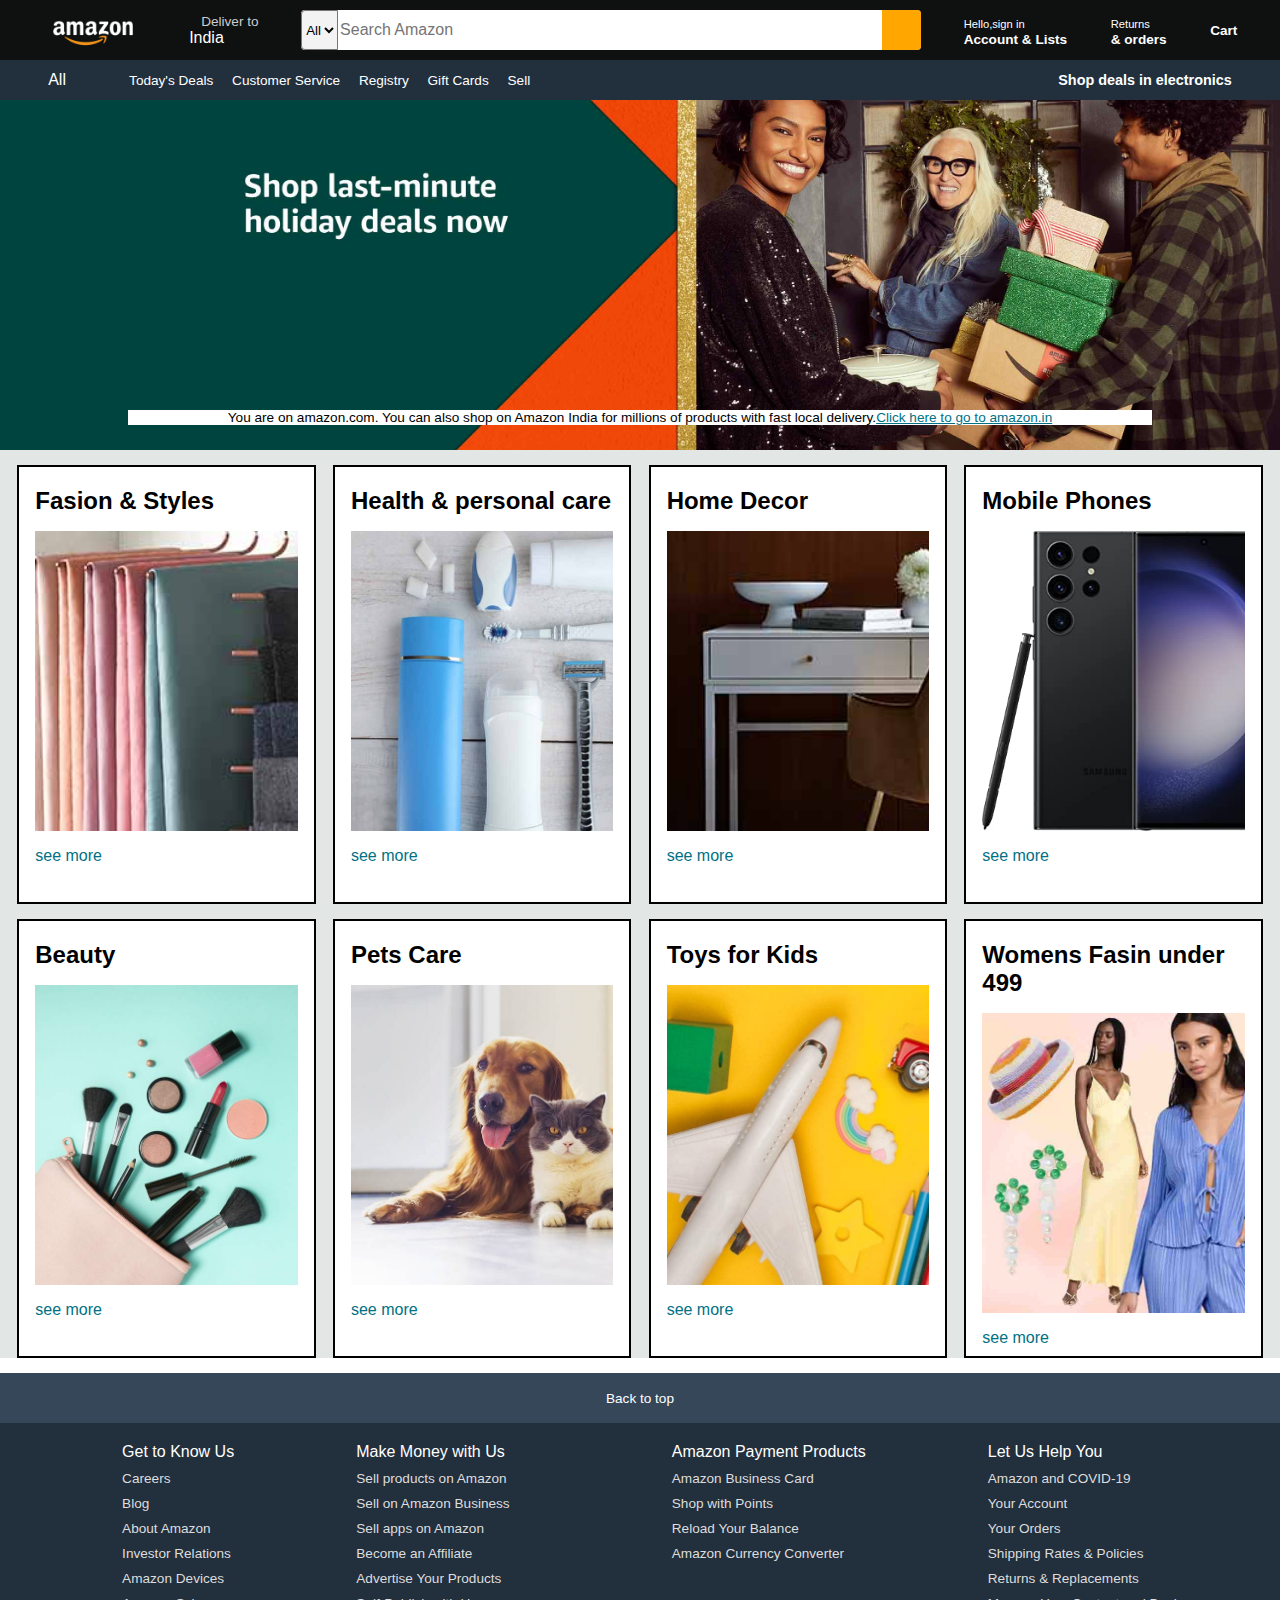
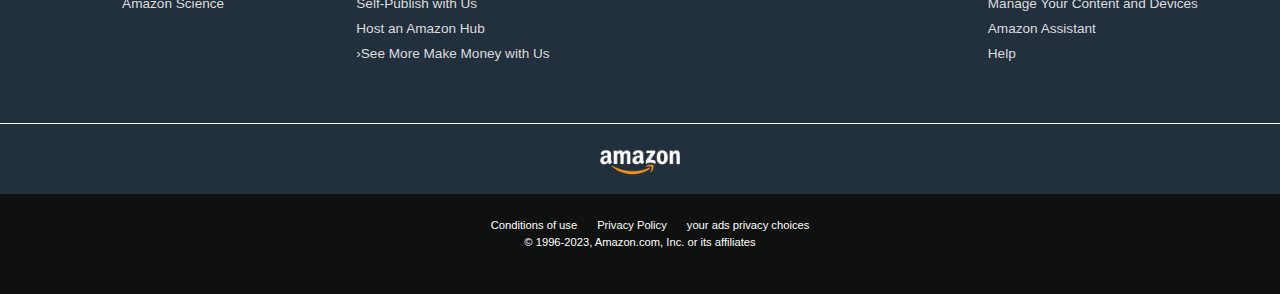
<file: Amazon Clone/index.html>
<!DOCTYPE html>
<html lang="en">
<head>
    <meta charset="UTF-8">
    <meta name="viewport" content="width=device-width, initial-scale=1.0">
    <title>Amazon</title>
    <link rel="stylesheet" href="https://cdnjs.cloudflare.com/ajax/libs/font-awesome/6.5.1/css/all.min.css" integrity="sha512-DTOQO9RWCH3ppGqcWaEA1BIZOC6xxalwEsw9c2QQeAIftl+Vegovlnee1c9QX4TctnWMn13TZye+giMm8e2LwA==" crossorigin="anonymous" referrerpolicy="no-referrer" />
    <link rel="stylesheet" href="style.css" type="text/css">
</head>
<body>
    <div>
        <div class="nav-bar">
            <div class="nav-logo border">
                <div class="logo"></div>
            </div>
            <div class="nav-address border">
                <p class="address-1">Deliver to</p>
                <div class="nav-icon">
                    <i class="fa-solid fa-location-dot"></i>
                    <p class="address-2">India</p>
                </div>
            </div>
            <div class="nav-search">
                <select class="search-select"  >
                    <option >All</option>
                </select>
                <input class="search-input" type="text" placeholder="Search Amazon">
                <div class="search-icon">
                    <i class="fa-solid fa-magnifying-glass"></i>
                </div>
            </div>
            <div class="nav-signin border">
                <p><span>Hello,sign in</span></p>
                <p class="nav-second">Account & Lists</p>
            </div>
            <div class="nav-return border">
                <p><span>Returns</span></p>
                <p class="nav-second">& orders</p>
            </div>
            <div class="nav-cart border">
                <i class="fa-solid fa-cart-shopping"></i>
                <p>Cart</p>
            </div>
        </div>
        <div class="panel">
            <div class="panel-all">
                <i class="fa-solid fa-bars"></i>
                All
            </div>
            <div class="panel-options">
                <p>Today's Deals</p>
                <p>Customer Service</p>
                <p>Registry</p>
                <p>Gift Cards</p>
                <p>Sell</p>
            </div>
            <div class="panel-deals">
                <p>Shop deals in electronics</p>
            </div>
        </div>
    </div>
    <div class="ade-section">
        <div class="ade-msg"> 
            You are on amazon.com. You can also shop on Amazon India for millions of products with fast local delivery. <a href="">Click here to go to amazon.in</a>
        </div>
    </div>

    <div class="shop-section">
        <div class=" box">
            <div class="box-content">
                <h2>Fasion & Styles</h2>
            <div class="box-image" style="background-image: url(Rersources/box1_image.jpg);">
            </div>
            <p>see more</p>
            </div>
        </div>
        <div class="box">
            <div class="box-content">
                <h2>Health & personal care</h2>
            <div class="box-image" style="background-image: url(Rersources/box2_image.jpg);">
            </div>
            <p>see more</p>
            </div>
        </div>
        <div class="box">
            <div class="box-content">
                <h2>Home Decor</h2>
            <div class="box-image" style="background-image: url(Rersources/box3_image.jpg);">
            </div>
            <p>see more</p>
            </div>
        </div>
        <div class="box">
            <div class="box-content">
                <h2>Mobile Phones</h2>
            <div class="box-image" style="background-image: url(Rersources/box4_image.jpg);">
            </div>
            <p>see more</p>
            </div>
        </div>
        <div class="box">
            <div class="box-content">
                <h2>Beauty</h2>
            <div class="box-image" style="background-image: url(Rersources/box5_image.jpg);">
            </div>
            <p>see more</p>
            </div>
        </div>
        <div class="box">
            <div class="box-content">
                <h2>Pets Care</h2>
            <div class="box-image" style="background-image: url(Rersources/box6_image.jpg);">
            </div>
            <p>see more</p>
            </div>
        </div>
        <div class="box">
            <div class="box-content">
                <h2>Toys for Kids</h2>
            <div class="box-image" style="background-image: url(Rersources/box7_image.jpg);">
            </div>
            <p>see more</p>
            </div>
        </div>
        <div class="box">
            <div class="box-content">
                <h2>Womens Fasin under 499</h2>
            <div class="box-image" style="background-image: url(Rersources/box8_image.jpg);">
            </div>
            <p>see more</p>
            </div>
        </div>
    </div>
    <div class="footer">
        <div class="foot-panel1" >
            Back to top
        </div>
        <div class="foot-panel2">
            <ul>
                <p>Get to Know Us</p>
                <a href="">Careers</a>
                <a href="">Blog</a>
                <a href="">About Amazon</a>
                <a href="">Investor Relations</a>
                <a href="">Amazon Devices</a>
                <a href="">Amazon Science</a>
            </ul>
            <ul>
                <p>Make Money with Us</p>
                <a href="">Sell products on Amazon</a>
                <a href="">Sell on Amazon Business</a>
                <a href="">Sell apps on Amazon</a>
                <a href="">Become an Affiliate</a>
                <a href="">Advertise Your Products</a>
                <a href="">Self-Publish with Us</a>
                <a href="">Host an Amazon Hub</a>
                <a href="">›See More Make Money with Us</a>
            </ul>
            <ul>
                <p>Amazon Payment Products</p>
                <a href="">Amazon Business Card</a>
                <a href="">Shop with Points</a>
                <a href="">Reload Your Balance</a>
                <a href="">Amazon Currency Converter</a>
            </ul>
            <ul>
                <p>Let Us Help You</p>
                <a href="">Amazon and COVID-19</a>
                <a href="">Your Account</a>
                <a href="">Your Orders</a>
                <a href="">Shipping Rates & Policies</a>
                <a href="">Returns & Replacements</a>
                <a href="">Manage Your Content and Devices</a>
                <a href="">Amazon Assistant</a>
                <a href="">Help</a>
            </ul>
        </div>
        <div class="foot-panel3">
            <div class="logo"></div>
        </div>

        <div class="foot-panel4" > 
            <div class="pages">
                <a href="">Conditions of use</a>
                <a href=""> Privacy Policy</a>
                <a href=""> your ads privacy choices</a>
            </div>
            <div class="copyright">
                © 1996-2023, Amazon.com, Inc. or its affiliates
            </div>
        </div>
    </div>
    

    
</body>

</html>
</file>
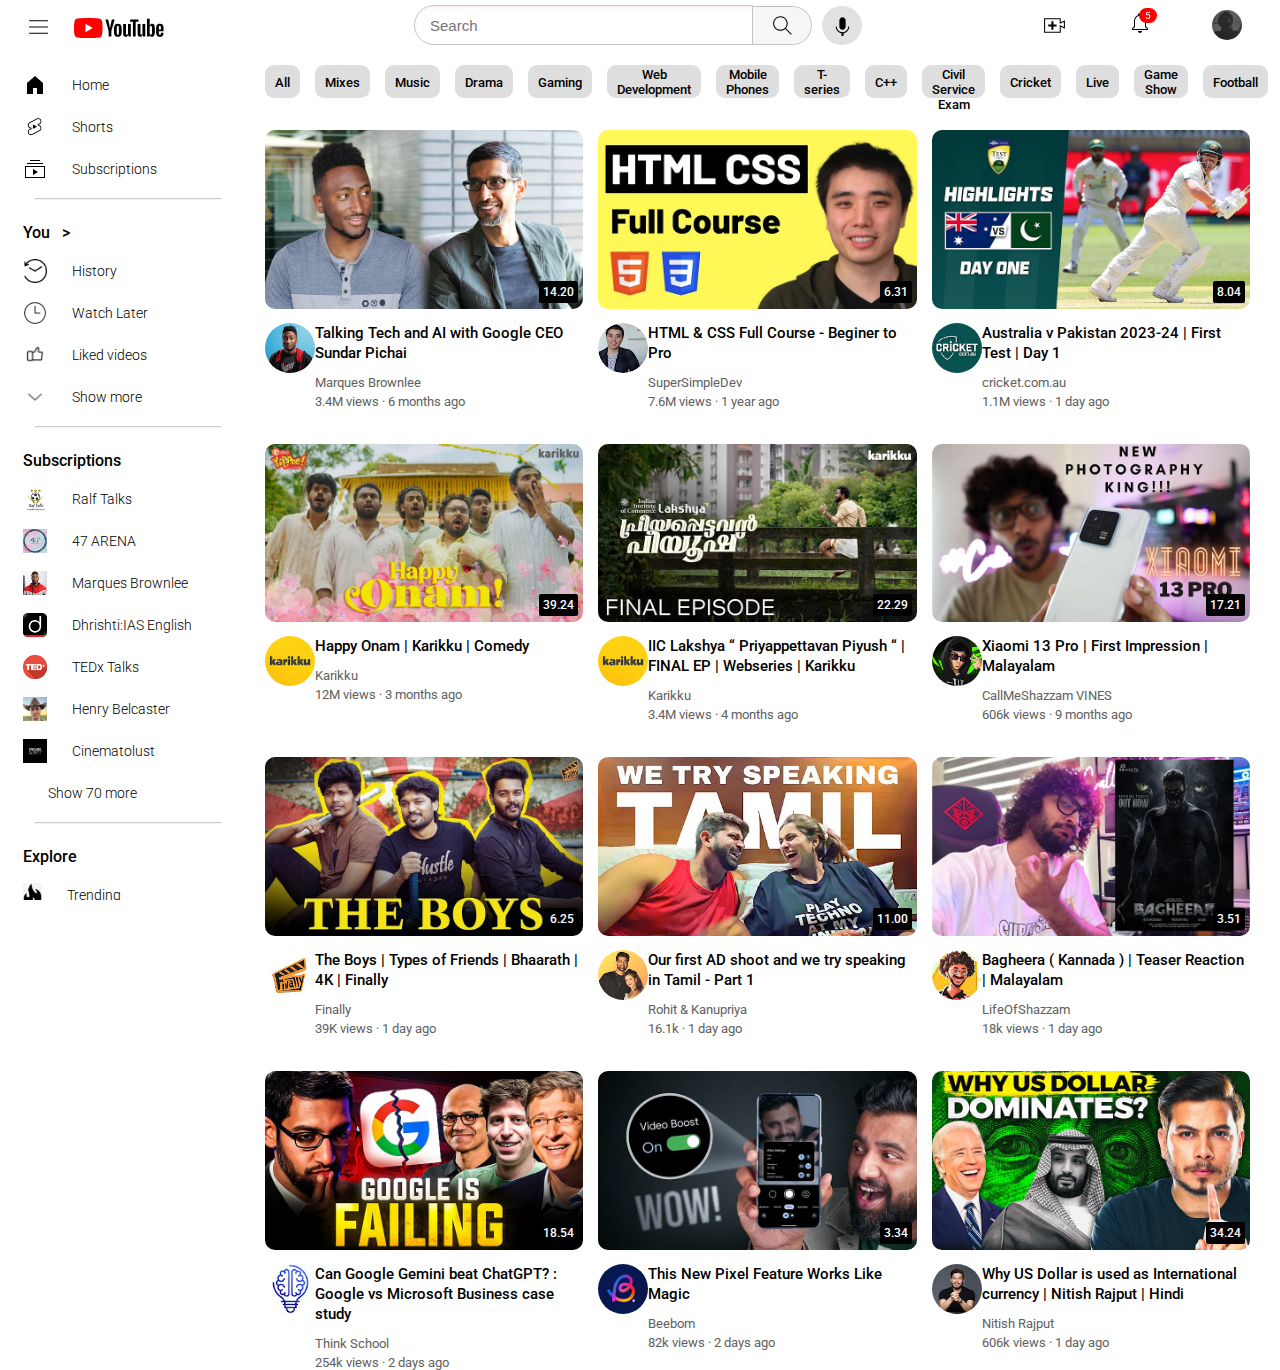
<file: YOUTUBE CLONE/youtube.html>
<!DOCTYPE html>
<html lang="en">
<head>
    <meta charset="UTF-8">
    <meta name="viewport" content="width=device-width, initial-scale=1.0">
    <title>youtube</title>
    <link rel="icon" href="sidebarelements/youtube.png">
    <link rel="preconnect" href="https://fonts.googleapis.com">
    <link rel="preconnect" href="https://fonts.gstatic.com" crossorigin>
    <link href="https://fonts.googleapis.com/css2?family=Roboto:wght@400;500;700&display=swap" rel="stylesheet">
    <link rel="stylesheet" href="style/general.css" type="text/css">
    <link rel="stylesheet" href="style/header.css" type="text/css">
    <link rel="stylesheet" href="style/video.css" type="text/css">
    <link rel="stylesheet" href="style/sidebar.css">

</head>
<body>
    <div class="header">
        <div class="left-section">
            <img class="hamburger-menu" src="icons/hamburger-menu.svg" alt="">
            <img class="youtube-logo" src="icons/youtube-logo.svg" alt="">
        </div>
        <div class="middle-section">
            <input class="search-bar" type="text" placeholder="Search">
            <button class="search-button">
                <img class="serch-icon" src="icons/search.svg" alt="">
                <div class="tool-tip">search</div>
            </button>
            <button class="voice-button">
                <img class="voice-serch-icon" src="icons/voice-search-icon.svg" alt="">
                <div class="tool-tip">Search with voice</div>
            </button>
        </div>
        <div class="right-section">
            <div class="upload-icon-container">
                <img class="upload-icon" src="icons/upload.svg" alt="">
                <div class="tool-tip">Creat</div>
            </div>
            
            <div class="notification-container">
                <img class="notification-icon" src="icons/notifications.svg" alt="">
                <div class="notification-count">5</div>
            </div>
            
            <img class="user-profile-icon" src="icons/unnamed.jpg" alt="">
        </div>
        
    </div>
    <div class="video-type-container">
        <div>
            <button class="video-type">
                All
            </button>
        </div>
        <div>
            <button class="video-type">
                Mixes
            </button>
        </div>
        <div>
            <button class="video-type">
                Music
            </button>
        </div>
        <div>
            <button class="video-type">
                Drama
            </button>
        </div>
        <div>
            <button class="video-type">
                Gaming
            </button>
        </div>
        <div>
            <button class="video-type">
                Web Development
            </button>
        </div>
        <div>
            <button class="video-type">
                Mobile Phones
            </button>
        </div>
        <div>
            <button class="video-type">
                T-series
            </button>
        </div>
        <div>
            <button class="video-type">
                C++
            </button>
        </div>
        <div>
            <button class="video-type">
                Civil Service Exam
            </button>
        </div>
        <div>
            <button class="video-type">
                Cricket
            </button>
        </div>
        <div>
            <button class="video-type">
                Live
            </button>
        </div>
        <div>
            <button class="video-type">
                Game Show
            </button>
        </div>
        <div>
            <button class="video-type">
                Football
            </button>
        </div>
        
        
        
    </div>

    <div class="sidebar">
        <div class="sidebar-elements">
            <img src="sidebarelements/home.svg" alt="">
            <p class="icon-description">Home</p>
        </div>
        <div class="sidebar-elements">
            <img src="sidebarelements/17d21878c22fe49e7e4752eecaa36541.png" alt="">
            <p class="icon-description">Shorts</p>
        </div>
        <div class="sidebar-elements">
            <img src="sidebarelements/subscriptions.svg " alt="">
            <p class="icon-description">Subscriptions</p>
        </div>
        <hr class="line-seperation">
        
        
        <div class="sidebar-elements">
            <p class="user-history">You&nbsp;&nbsp; &gt;</p>
        </div>
        <div class="sidebar-elements">
            <img src="sidebarelements/history-58.png" alt="">
            <p class="icon-description">History</p>
        </div>
        <div class="sidebar-elements">
            <img src="sidebarelements/watchlater.png" alt="">
            <p class="icon-description">Watch Later</p>
        </div>
        <div class="sidebar-elements">
            <img src="sidebarelements/liked-videos.png" alt="">
            <p class="icon-description">Liked videos</p>
        </div>
        <div class="sidebar-elements">
            <img src="sidebarelements/show-more.png" alt="">
            <p class="icon-description">Show more</p>
        </div>
        <hr class="line-seperation">
        <div class="sidebar-elements">
            <p class="sidebar-sub-head">Subscriptions</p>
        </div>
        <div class="sidebar-elements">
            <img src="sidebarelements/rr-talks.jpg" alt="">
            <p class="icon-description">Ralf Talks</p>
        </div>
        <div class="sidebar-elements">
            <img src="sidebarelements/a47.jpg" alt="">
            <p class="icon-description">47 ARENA</p>
        </div>
        <div class="sidebar-elements">
            <img src="sidebarelements/marques.jpg" alt="">
            <p class="icon-description">Marques Brownlee</p>
        </div>
        <div class="sidebar-elements">
            <img src="sidebarelements/dhrishti.jpg" alt="">
            <p class="icon-description">Dhrishti:IAS English</p>
        </div>
        <div class="sidebar-elements">
            <img src="sidebarelements/ted-x.jpg" alt="">
            <p class="icon-description">TEDx Talks</p>
        </div>
        <div class="sidebar-elements">
            <img src="sidebarelements/henrry.jpg" alt="">
            <p class="icon-description">Henry Belcaster</p>
        </div>
        <div class="sidebar-elements">
            <img src="sidebarelements/cinematlust.jpg" alt="">
            <p class="icon-description">Cinematolust</p>
        </div class="sidebar-elements">
        <div class="sidebar-elements">
            <p class="icon-description">Show 70 more</p>
        </div>
        <hr class="line-seperation">
        <div class="sidebar-elements">
            <p class="sidebar-sub-head">Explore</p>
        </div>
        <div class="sidebar-elements">
            <img src="sidebarelements/trending.png" alt="">
            <p class="icon-description">Trending</p>
        </div>
        <div class="sidebar-elements">
            <img src="sidebarelements/shoping.png" alt="">
            <p class="icon-description">Shopping</p>
        </div>
        <div class="sidebar-elements">
            <img src="sidebarelements/music.jpg" alt="">
            <p class="icon-description">Music</p>
        </div>
        <div class="sidebar-elements">
            <img src="sidebarelements/films.png" alt="">
            <p class="icon-description">Films</p>
        </div>
        <div class="sidebar-elements">
            <img src="sidebarelements/live.png" alt="">
            <p class="icon-description">Live</p>
        </div>
        <div class="sidebar-elements">
            <img src="sidebarelements/gaming.png" alt="">
            <p class="icon-description">Gaming</p>
        </div>
        <div class="sidebar-elements">
            <img src="sidebarelements/news.png" alt="">
            <p class="icon-description">News</p>
        </div>
        <div class="sidebar-elements">
            <img src="sidebarelements/sports.png" alt="">
            <p class="icon-description">Sport</p>
        </div>
        <div class="sidebar-elements">
            <img src="sidebarelements/learning3.png" alt="">
            <p class="icon-description">Learning</p>
        </div>
        <div class="sidebar-elements">
            <img src="sidebarelements/fashion.png" alt="">
            <p class="icon-description">Fashion&#38;beauty</p>
        </div>
        <div class="sidebar-elements">
            <img src="sidebarelements/podcast.png" alt="">
            <p class="icon-description">Podcasts</p>
        </div>
        <hr class="line-seperation">
        <div class="sidebar-elements">
            <p class="sidebar-sub-head">More from Youtube</p>
        </div>
        <div class="sidebar-elements">
            <img src="sidebarelements/youtube.png" alt="">
            <p class="icon-description">Youtube Premium</p>
        </div>
        <div class="sidebar-elements">
            <img src="sidebarelements/yt music.png" alt="">
            <p class="icon-description">Youtube Music</p>
        </div>
        <div class="sidebar-elements">
            <img src="sidebarelements/yt kids.png" alt="">
            <p class="icon-description">Youtube Kids</p>
        </div>
        <hr class="line-seperation">
        <div class="sidebar-elements">
            <img src="sidebarelements/settings.png" alt="">
            <p class="icon-description">Settings</p>
        </div>
        <div class="sidebar-elements">
            <img src="sidebarelements/report.png" alt="">
            <p class="icon-description">Report history</p>
        </div>
        <div class="sidebar-elements">
            <img src="sidebarelements/help3.png" alt="">
            <p class="icon-description">Help</p>
        </div>
        <div class="sidebar-elements">
            <img src="sidebarelements/feedback.png" alt="">
            <p class="icon-description">Send feedback</p>
        </div>
        <hr class="line-seperation">
        <p class="youtube-terms">About Press Copyright <br>Contact us Creator Advertise <br> Developers <br> <hr></p>
        <p class="youtube-terms">Terms Privacy Policy &#38; Saftey <br>How Toutube Works <br>Test new features <hr></p>


    </div>

    <div class="video-grid">
        
        <div class="video-preview">
            <div class="thumbnail-row">
                <a href="https://www.youtube.com/watch?v=n2RNcPRtAiY">
                    <img class="thumbnail" src="thumbnails/thumbnail-1.webp"  alt="">
                </a>
                <div class="video-time">14.20</div>
            </div>
            <div class="video-info-grid">
                <div class="channel-picture">
                    <a href="https://www.youtube.com/@mkbhd">
                        <img class="profile-picture" src="profile-pics/channel-1pp.jpeg" alt="">
                    </a>
                    
                </div>
                <div class="video-info">
                    <a class="video-link" href="https://www.youtube.com/watch?v=n2RNcPRtAiY">
                        <p class="video-title">Talking Tech and AI with Google CEO Sundar Pichai</p>
                    </a>
                    <a class="video-link" href="https://www.youtube.com/@mkbhd">
                            <p class="video-author">Marques Brownlee</p>
                    </a>
                    <a class="video-link" href="https://www.youtube.com/watch?v=n2RNcPRtAiY">
                        <p class="video-stats">3.4M views &#183; 6 months ago</p>
                    </a>
                </div>
                    
            </div>
                
                
        </div>
        
        
        <div class="video-preview">
            <div class="thumbnail-row">
                <a class="video-link" href="https://www.youtube.com/watch?v=G3e-cpL7ofc">
                    <img class="thumbnail" src="thumbnails/thumbnail-2.webp"  alt="">
                </a>
                <div class="video-time">6.31</div>
            </div>
            <div class="video-info-grid">
                <div class="channel-picture">
                    <a class="video-link" href="https://www.youtube.com/@SuperSimpleDev">
                        <img class="profile-picture" src="profile-pics/chanel2pp.jpg" alt="">
                    </a>
                </div>
                <div class="video-info">
                    <a class="video-link" href="https://www.youtube.com/watch?v=G3e-cpL7ofc">
                        <p class="video-title">HTML & CSS Full Course - Beginer to  Pro</p>
                    </a>
                    <a class="video-link" href="https://www.youtube.com/@SuperSimpleDev">
                        <p class="video-author">SuperSimpleDev</p>
                    </a>
                    <a class="video-link" href="https://www.youtube.com/watch?v=G3e-cpL7ofc">
                        <p class="video-stats">7.6M views &#183; 1 year ago</p>
                    </a>
                </div>
            </div>
            
           
        </div>
    
    
        <div class="video-preview">
            <div class="thumbnail-row">
                <a class="video-link" href="https://www.youtube.com/watch?v=IKcA-NtIV38">
                    <img class="thumbnail" src="thumbnails/thumbnail-3(aus vs pak).webp"  alt="">
                </a>
                <div class="video-time">8.04</div>
            </div>
            <div class="video-info-grid">
                <div class="channel-picture">
                    <a class="video-link" href="https://www.youtube.com/@cricketcomau">
                        <img class="profile-picture" src="profile-pics/channels3_profile-3.jpg" alt="">
                    </a>
                </div>
                <div class="video-info">
                    <a class="video-link" href="https://www.youtube.com/watch?v=IKcA-NtIV38">
                        <p class="video-title">Australia v Pakistan 2023-24 | First Test | Day 1</p>
                    </a>
                    <a class="video-link" href="https://www.youtube.com/@cricketcomau">
                        <p class="video-author">cricket.com.au</p>
                    </a>
                    <a class="video-link" href="https://www.youtube.com/watch?v=IKcA-NtIV38">
                        <p class="video-stats">1.1M views &#183; 1 day ago</p>
                    </a>
                </div>
                
            </div>
            
            
        </div>
        <div class="video-preview">
            <div class="thumbnail-row">
                <a class="video-link" href="https://www.youtube.com/watch?v=InGnxypZY7s">
                    <img class="thumbnail" src="thumbnails/thumbnail-4-karikku.webp"  alt="">
                </a>

                <div class="video-time">39.24</div>
            </div>
            <div class="video-info-grid">
                <div class="channel-picture">
                    <a class="video-link" href="https://www.youtube.com/@Karikku_Fresh">
                        <img class="profile-picture" src="profile-pics/channel-4-karikku.jpg" alt="">
                    </a>
                </div>
                <div class="video-info">
                    <a class="video-link" href="https://www.youtube.com/watch?v=InGnxypZY7s">
                        <p class="video-title">Happy Onam | Karikku | Comedy</p>
                    </a>
                    <a class="video-link" href="https://www.youtube.com/@Karikku_Fresh">
                        <p class="video-author">Karikku</p>
                    </a>
                    <a class="video-link" href="https://www.youtube.com/watch?v=InGnxypZY7s">
                        <p class="video-stats">12M views &#183; 3 months ago</p>
                    </a>
                </div>
            </div>
            
           
        </div>
    
        <div class="video-preview">
            <div class="thumbnail-row">
                <a class="video-link" href="https://www.youtube.com/watch?v=6mxB8FgwW70">
                    <img class="thumbnail" src="thumbnails/thumbnail-5-karikku-piyush.webp"  alt="">
                </a>
                <div class="video-time">22.29</div>
            </div>
            <div class="video-info-grid">
                <div class="channel-picture">
                    <a class="video-link" href="https://www.youtube.com/@Karikku_Fresh">
                        <img class="profile-picture" src="profile-pics/channel-4-karikku.jpg" alt="">
                    </a>
                </div>
                <div class="video-info">
                    <a class="video-link" href="https://www.youtube.com/watch?v=6mxB8FgwW70">
                        <p class="video-title">IIC Lakshya “ Priyappettavan Piyush “ | FINAL EP | Webseries | Karikku</p>
                    </a>
                    <a class="video-link" href="https://www.youtube.com/@Karikku_Fresh">
                        <p class="video-author">Karikku</p>
                    </a>
                    <a class="video-link" href="https://www.youtube.com/watch?v=6mxB8FgwW70">
                        <p class="video-stats">3.4M views &#183; 4 months ago</p>
                    </a>
                </div>
                
            </div>
            
            
        </div>
        <div class="video-preview">
            <div class="thumbnail-row">
                <a class="video-link" href="https://www.youtube.com/watch?v=dU_vxAXtFdE">
                    <img class="thumbnail" src="thumbnails/thumbnail-shazzam.webp"  alt="">
                </a>
                <div class="video-time">17.21</div>
            </div>
            <div class="video-info-grid">
                <div class="channel-picture">
                    <a class="video-link" href="https://www.youtube.com/@CallMeShazzamVINES">
                        <img class="profile-picture" src="profile-pics/channel-shazzam.jpg" alt="">
                    </a>
                </div>
                <div class="video-info">
                    <a class="video-link" href="https://www.youtube.com/watch?v=dU_vxAXtFdE">
                        <p class="video-title">Xiaomi 13 Pro | First Impression | Malayalam</p>
                    </a>
                    <a class="video-link" href="https://www.youtube.com/@CallMeShazzamVINES">
                        <p class="video-author">CallMeShazzam VINES</p>
                    </a>
                    <a class="video-link" href="https://www.youtube.com/watch?v=dU_vxAXtFdE">
                        <p class="video-stats">606k views &#183; 9 months ago</p>
                    </a>
                </div>
            </div>
        </div>    
        <div class="video-preview">
            <div class="thumbnail-row">
                <a href="https://www.youtube.com/watch?v=YfEH3i_QKFo">
                    <img class="thumbnail" src="thumbnails/the boys.webp"  alt="">
                </a>
                <div class="video-time">6.25</div>
            </div>
            <div class="video-info-grid">
                <div class="channel-picture">
                    <a href="https://www.youtube.com/@FinallyOffl">
                        <img class="profile-picture" src="profile-pics/the boys.jpg" alt="">
                    </a>
                    
                </div>
                <div class="video-info">
                    <a class="video-link" href="https://www.youtube.com/watch?v=YfEH3i_QKFo">
                        <p class="video-title">The Boys | Types of Friends | Bhaarath | 4K | Finally</p>
                    </a>
                    <a class="video-link" href="https://www.youtube.com/@FinallyOffl">
                            <p class="video-author">Finally</p>
                    </a>
                    <a class="video-link" href="https://www.youtube.com/watch?v=YfEH3i_QKFo">
                        <p class="video-stats">39K views &#183; 1 day ago</p>
                    </a>
                </div>
                    
            </div>
                
                
        </div>
        
        
        <div class="video-preview">
            <div class="thumbnail-row">
                <a class="video-link" href="https://www.youtube.com/watch?v=hroZxA-5-Pg">
                    <img class="thumbnail" src="thumbnails/Rohit&kun.webp"  alt="">
                </a>
                <div class="video-time">11.00</div>
            </div>
            <div class="video-info-grid">
                <div class="channel-picture">
                    <a class="video-link" href="https://www.youtube.com/@RohitandKanu">
                        <img class="profile-picture" src="profile-pics/Rohit&kun.jpg" alt="">
                    </a>
                </div>
                <div class="video-info">
                    <a class="video-link" href="https://www.youtube.com/watch?v=hroZxA-5-Pg">
                        <p class="video-title">Our first AD shoot and we try speaking in Tamil - Part 1</p>
                    </a>
                    <a class="video-link" href="https://www.youtube.com/@RohitandKanu">
                        <p class="video-author">Rohit & Kanupriya</p>
                    </a>
                    <a class="video-link" href="https://www.youtube.com/watch?v=hroZxA-5-Pg">
                        <p class="video-stats">16.1k &#183; 1 day ago</p>
                    </a>
                </div>
            </div>
            
           
        </div>
    
    
        <div class="video-preview">
            <div class="thumbnail-row">
                <a class="video-link" href="https://www.youtube.com/watch?v=_4lP7-N8z58">
                    <img class="thumbnail" src="thumbnails/Bhageera-shazzam.webp"  alt="">
                </a>
                <div class="video-time">3.51</div>
            </div>
            <div class="video-info-grid">
                <div class="channel-picture">
                    <a class="video-link" href="https://www.youtube.com/@lifeofshazzam3012">
                        <img class="profile-picture" src="profile-pics/life of shazzam.jpg" alt="">
                    </a>
                </div>
                <div class="video-info">
                    <a class="video-link" href="https://www.youtube.com/watch?v=_4lP7-N8z58">
                        <p class="video-title">Bagheera ( Kannada ) | Teaser Reaction | Malayalam</p>
                    </a>
                    <a class="video-link" href="https://www.youtube.com/@lifeofshazzam3012">
                        <p class="video-author">LifeOfShazzam</p>
                    </a>
                    <a class="video-link" href="https://www.youtube.com/watch?v=_4lP7-N8z58">
                        <p class="video-stats">18k views &#183; 1 day ago</p>
                    </a>
                </div>
                
            </div>
            
            
        </div>
        <div class="video-preview">
            <div class="thumbnail-row">
                <a class="video-link" href="https://www.youtube.com/watch?v=fubBvMdSWjE">
                    <img class="thumbnail" src="thumbnails/think-school.webp"  alt="">
                </a>

                <div class="video-time">18.54</div>
            </div>
            <div class="video-info-grid">
                <div class="channel-picture">
                    <a class="video-link" href="https://www.youtube.com/@ThinkSchool">
                        <img class="profile-picture" src="profile-pics/think school.jpg" alt="">
                    </a>
                </div>
                <div class="video-info">
                    <a class="video-link" href="https://www.youtube.com/watch?v=fubBvMdSWjE">
                        <p class="video-title">Can Google Gemini beat ChatGPT? : Google vs Microsoft Business case study</p>
                    </a>
                    <a class="video-link" href="https://www.youtube.com/@ThinkSchool">
                        <p class="video-author">Think School</p>
                    </a>
                    <a class="video-link" href="https://www.youtube.com/watch?v=fubBvMdSWjE">
                        <p class="video-stats">254k views &#183; 2 days ago</p>
                    </a>
                </div>
            </div>
            
           
        </div>
    
        <div class="video-preview">
            <div class="thumbnail-row">
                <a class="video-link" href="https://www.youtube.com/watch?v=kBznA1cKgiY">
                    <img class="thumbnail" src="thumbnails/beebom.webp"  alt="">
                </a>
                <div class="video-time">3.34</div>
            </div>
            <div class="video-info-grid">
                <div class="channel-picture">
                    <a class="video-link" href="https://www.youtube.com/@beebomco">
                        <img class="profile-picture" src="profile-pics/beebompp.jpg" alt="">
                    </a>
                </div>
                <div class="video-info">
                    <a class="video-link" href="https://www.youtube.com/watch?v=kBznA1cKgiY">
                        <p class="video-title">This New Pixel Feature Works Like Magic</p>
                    </a>
                    <a class="video-link" href="https://www.youtube.com/@beebomco">
                        <p class="video-author">Beebom</p>
                    </a>
                    <a class="video-link" href="https://www.youtube.com/watch?v=kBznA1cKgiY">
                        <p class="video-stats">82k views &#183; 2 days ago</p>
                    </a>
                </div>
                
            </div>
            
            
        </div>
        <div class="video-preview">
            <div class="thumbnail-row">
                <a class="video-link" href="https://www.youtube.com/watch?v=xtfUT3YRPFo">
                    <img class="thumbnail" src="thumbnails/Nithish raj.webp"  alt="">
                </a>
                <div class="video-time">34.24</div>
            </div>
            <div class="video-info-grid">
                <div class="channel-picture">
                    <a class="video-link" href="https://www.youtube.com/@NitishRajput">
                        <img class="profile-picture" src="profile-pics/Nitish raj.jpg" alt="">
                    </a>
                </div>
                <div class="video-info">
                    <a class="video-link" href="https://www.youtube.com/watch?v=xtfUT3YRPFo">
                        <p class="video-title">Why US Dollar is used as International currency | Nitish Rajput | Hindi</p>
                    </a>
                    <a class="video-link" href="https://www.youtube.com/@NitishRajput">
                        <p class="video-author">Nitish Rajput</p>
                    </a>
                    <a class="video-link" href="https://www.youtube.com/watch?v=xtfUT3YRPFo">
                        <p class="video-stats">606k views &#183; 1 day ago</p>
                    </a>
                </div>
            </div>
        </div>
    </div>

    
</body>
</html>
</file>
<file: Amazon Clone/style.css>
* {
    margin: 0;
    font-family: Arial;
    border: border-box;
}

.nav-bar{
    height: 60px;
    background-color: #0f1111;
    color: white;
    display: flex;
    align-items: center;
    justify-content: space-evenly;
}

.nav-logo{
    height: 50px;
    width: 100px;
}

.logo{
    background-image: url("Rersources/amazon_logo.png");
    background-size: cover;
    height: 50px;
    width: 100%;
}

.border{
    border: 1.4px solid transparent;
}

.border:hover{
    border: 1.4px solid white;
}


.address-1{
    color: #cccccc;
    font-size: .85rem;
    margin-left: 15px;
}

.address-2{
    font-size: 1rem;
    margin-left: 3px;

}
.nav-icon{
    display: flex;
    align-items: center;
}
.nav-search{
    display: flex;
    background-color: pink;
    width: 620px;
    height: 40px;
    border-radius: 4px;
    justify-content: space-evenly;
}
.nav-search:hover{
    border: 2px solid orange;
}

.search-select{
    background-color: #f3f3f3;
    width: 40px;
    text-align: center;
    border-top-left-radius: 4px;
    border-bottom-left-radius: 4px;
}
.search-input{
    width: 100%;
    border: none;
    font-size: 1rem;
    height: 38px;
}

.search-icon{
    width: 45px;
    display: flex;
    justify-content: center;
    align-items: center;
    font-size: 1.2rem;
    background-color: rgb(255, 166, 0);
    border-top-right-radius: 4px;
    border-bottom-right-radius: 4px;
    color: #0f1111;
}

span{
    font-size: .7rem;

}
.nav-second{
    font-size: .85rem;
    font-weight: 700;
}
.nav-cart i{
    font-size: 30px;
}
.nav-cart{
    display: flex;
    font-size: .85rem;
    align-items: baseline;
    font-weight: 700;
}
.panel{
    height: 40px;
    background-color: #222f3d;
    display: flex;
    color: white;
    align-items: center;
    justify-content: space-evenly;
}
.panel-options p{
    display: inline;
    margin-left:15px ;
}

.panel-options{
    width: 70%;
    font-size: 0.85rem;
}

.panel-deals{
    font-size: .9rem;
    font-weight: 700;
}

.ade-section{
    background-image: url(Rersources/ade-1.jpg);
    background-size: cover;
    height: 350px; 
    display: flex;
    justify-content: center;
    align-items: flex-end;
}
.ade-msg{
    background-color: white;
    color:black;
    height: 4opx;
    display: flex;
    align-items: center;
    justify-content: center;
    font-size: 0.85rem;
    width: 80%;
    margin-bottom: 25px;

}

.ade-msg a{
    color: #007185;

}

.box{
    height: 400px;
    border: 2px solid black;
    width: 23%;
    background-color: white;
    padding: 20px 0px 15px;
    margin-top: 15px;
}
.shop-section{
    display: flex;
    flex-wrap: wrap;
    justify-content: space-evenly;
    background-color: #e2e7e6;

}
.box-image{
    height: 300px;
    background-size: cover;
    margin-top: 1rem;
    margin-bottom: 1rem;

}
.box-content{
    margin-left: 1rem;
    margin-right: 1rem;
}
.box-content p{
    color: #007185;
}
.footer{
    margin-top: 15px;
}
.foot-panel1{
    background-color: #37475a;
    color: white;
    height: 50px;
    display: flex;
    justify-content: center;
    align-items: center;
    font-size: 0.85rem;
}
.foot-panel2{
    background-color: #222f3d;
    color: white;
    height: 300px;
    display: flex;
    justify-content: space-evenly;
}

ul{
    margin-top: 20px;
}

ul a{
    display: block;
    font-size: 0.85rem;
    margin-top: 10px;
    color: #dddddd;
    text-decoration: none;
}
.foot-panel3{
    background-color: #222f3d;
    color: white;
    border-top: 0.5px solid white;
    height: 70px;
    display: flex;
    justify-content: center;
    align-items: center;
}
.logo{
    background-image: url("Rersources/amazon_logo.png");
    background-size: cover;
    height: 50px;
    width: 100px;
}
.foot-panel4{
    background-color: #0f1111;
    color: white;
    font-size: 0.7rem;
    justify-content: center;
    align-items: center;
    height: 100px;
}
.pages{
    padding-top: 25px;
    display: flex;
    justify-content: center;
}
.pages a{
    padding-left: 20px;
    color: white;
    text-decoration: none;
}
.copyright{
    padding-top: 5px;
    display: flex;
    justify-content: center;
}
</file>
<file: YOUTUBE CLONE/style/general.css>
p{
    font-family: Roboto,Arial;
    margin-top: 0;
    margin-bottom: 0;
}

body {
    margin: 0;
    padding-top: 60px;
    padding-left: 240px;
    padding-right: 30px;

}
</file>
<file: YOUTUBE CLONE/style/header.css>
.header{
    height: 50px;
    display: flex;
    flex-direction: row;
    justify-content: space-between;
    background-color: white;
    position: fixed;
    right: 0;
    left: 0;
    top: 0;
    z-index: 100;
    padding-right: 18px;
    
}

.left-section{

    display: flex;
    align-items: center;
    padding-left: 6px;
    padding-top: 5px;
}

.middle-section{
    flex: 1;
    margin-left: 70px;
    margin-right: 30px;
    max-width: 5 00px;
    display: flex;
    align-items: center;
    
}

.right-section{
    width: 200px;
    margin-right: 20px;
    display: flex;
    align-items: center;
    justify-content: space-between;
    flex-shrink: 0;
    margin-left: 150px;


}
.hamburger-menu{
    height: 25px;
    margin-left: 20px;
    margin-right: 20px;
    padding-right: 3px;

}
.youtube-logo{
    height: 20px;
    

}
.search-button{
    height:39px;
    width: 60px;
    background-color: rgb(246, 246, 246);
    border-width: 1px;
    border-color: rgb(195, 195, 195);
    border-style: solid;
    margin-left: -1px;
    margin-right: 10px;
    border-top-right-radius: 20px;
    border-bottom-right-radius: 20px;
    
    



}
.search-button,.voice-button,.upload-icon-container{
    display: flex;
    justify-content: center;
    position: relative;
    

}

.search-button .tool-tip,.voice-button .tool-tip,.upload-icon-container .tool-tip{
    position: absolute;
    bottom: -30px;
    background-color: gray;
    color: white;
    padding: 4px;
    border-radius: 2px;
    font-size: 12px;
    opacity: 0;
    transition: opacity 1s;
    pointer-events: none;
    white-space: nowrap;
}
.search-button:hover .tool-tip,.voice-button:hover .tool-tip,.upload-icon-container:hover .tool-tip {
    opacity: 1;
}

.serch-icon{
    height: 25px;
    padding-top: 5px;
    

}

.voice-button{
    height: 39px;
    width: 40px;
    border-radius: 20px;
    border:none;
    background-color: rgb(225, 225, 225);
}
.voice-serch-icon{
    height: 25px;
    margin-top: 4px;
    padding-top: 3px;
    

}

.search-bar{
    flex: 1;
    width: 0;
    height: 36px;
    margin-left: 180px;
    padding-left: 15px;
    font-size: 15px;
    font-weight: 500;
    border-width: 1px;
    border-style: solid;
    border-color: rgb(197, 197, 197);
    border-bottom-left-radius: 20px;
    border-top-left-radius:20px ;
    box-shadow: inset 1px 2px 3px rgba(213, 4, 4, 0.05);
    outline: none;
    z-index: 2;
    
}
.space-bar::placeholder{
    font-family: Roboto,Arial;
    font-size: 15px;
}
.search-bar:focus{
    border-color: rgb(81, 67, 210);
}

.upload-icon{
    height: 25px;
}

.notification-icon{
    height: 24px;
}

.user-profile-icon{
    height: 30px;
    border-radius: 20px;
}

.notification-container{
    position: relative;

}
.notification-count{
    position: absolute;
    top: -3px;
    right: -5px;
    color: white;
    background-color: red;
    border-radius: 10px;
    font-family: Roboto,Arial;
    font-size: 10px;
    padding-left: 6px;
    padding-right: 6px;
    padding-top: 2px;
    padding-bottom: 2px;
    
    
}
.video-type-container{
    height: 60px;
    display: flex;
    flex-direction: row;
    background-color: white;
    position: fixed;
    right: 0;
    left: 240px;
    top: 50px;
    z-index: 100;
    margin-left: 25px;
    padding-top: 15px;
    overflow-x: scroll;
    
}
.video-type{
    height: 33px;
    font-family: Roboto,Arial;
    font-weight: 500;
    font-size: 13px;
    border: none;
    background-color: rgb(222, 222, 222);
    padding: 2px 10px 1px 10px;
    border-radius: 9px;
    margin-right: 15px;
    
}
</file>
<file: YOUTUBE CLONE/style/video.css>
.video-preview{
    
    
}
.video-link{
    text-decoration: none;
    color: inherit;
}

.thumbnail{
    width: 100%;
    border-radius: 10px;
}

.video-title{
    margin-top: 0;
    font-size: 15px;
    font-weight: 500;
    line-height: 20px;
    margin-bottom:12px;
    
}
.video-info-grid{
    display: grid;
    grid-template-columns: 50px 1fr;
}

.video-author,.video-stats{
    font-size: 13px;
    color:rgb(96, 96, 96);


}
.video-author{
    margin-bottom: 4px;
}

.channel-picture{
    
}

.video-info{
    
    
}

.profile-picture{
    width: 100%;
    border-radius: 50px;
    
}

.thumbnail-row{
    margin-bottom: 10px;
    position: relative;
}
.video-grid{
    display: grid;
    grid-template-columns: 1fr 1fr 1fr;
    row-gap: 35px;
    column-gap: 15px;
    padding-top: 70px;
    padding-left: 25px;
}
@media (max-width :1200px){
    .video-grid{
        grid-template-columns: 1fr 1fr;
    }
}
@media (min-width :1200px){
    .video-grid{
        grid-template-columns: 1fr 1fr 1fr;
    }
}


.video-time{
    background-color: black;
    color: white;
    position: absolute;
    bottom: 10px;
    right: 5px;
    font-family: Roboto,Arial;
    font-size: 12px;
    font-weight: 500;
    padding: 4px;
    border-radius:2px ;

}
</file>
<file: YOUTUBE CLONE/style/sidebar.css>
.sidebar{
    position: fixed;
    left: 0;
    top: 55px;
    bottom: 0;
    background-color: white;
    width: 220px;
    padding-left: 18px;
    padding-top: 9px;
    cursor: pointer;
    display: grid;
    grid-template-rows: 1fr;
    overflow-y: auto;
    scrollbar-width: 5px;

}
/* width */
::-webkit-scrollbar {
    width: 8px;
  }
  
  /* Track */
  ::-webkit-scrollbar-track {
  }
   
  /* Handle */
  ::-webkit-scrollbar-thumb {
    background: #888; 
    border-radius: 5px;
    height: 40%;
  }
  
  /* Handle on hover */
  ::-webkit-scrollbar-thumb:hover {
    background: #555; 
  }


.sidebar-elements{
    height: 41px;
    margin-bottom: 1px;
    display: flex;
    align-items: center;
    border-radius: 30px;
    padding-left: 5px;
    padding-right: 10px;
    font-size: 14px;
    font-weight: 300;
}

.sidebar-elements:hover{
    background-color: rgb(208, 208, 208);
}

.sidebar-elements img{
    height: 24px;
}

.icon-description{
    padding-left: 25px;

}
.line-seperation{
    width: 185px;
    opacity: .5;
}
.user-history{
    font-weight: 500;
    font-size: 16px;
    padding-top: 7px;
}
.sidebar-sub-head{
    font-weight: 500;
    font-size: 16px;
    padding-top: 7px;
}
.sidebar-sub-head:hover{
    cursor:text ;
}
.youtube-terms{
    font-family: Roboto,Arial;
    font-size: 13px;
    font-weight: 500;
    color: rgb(121, 121, 121);
    line-height: 20px;
}
</file>
